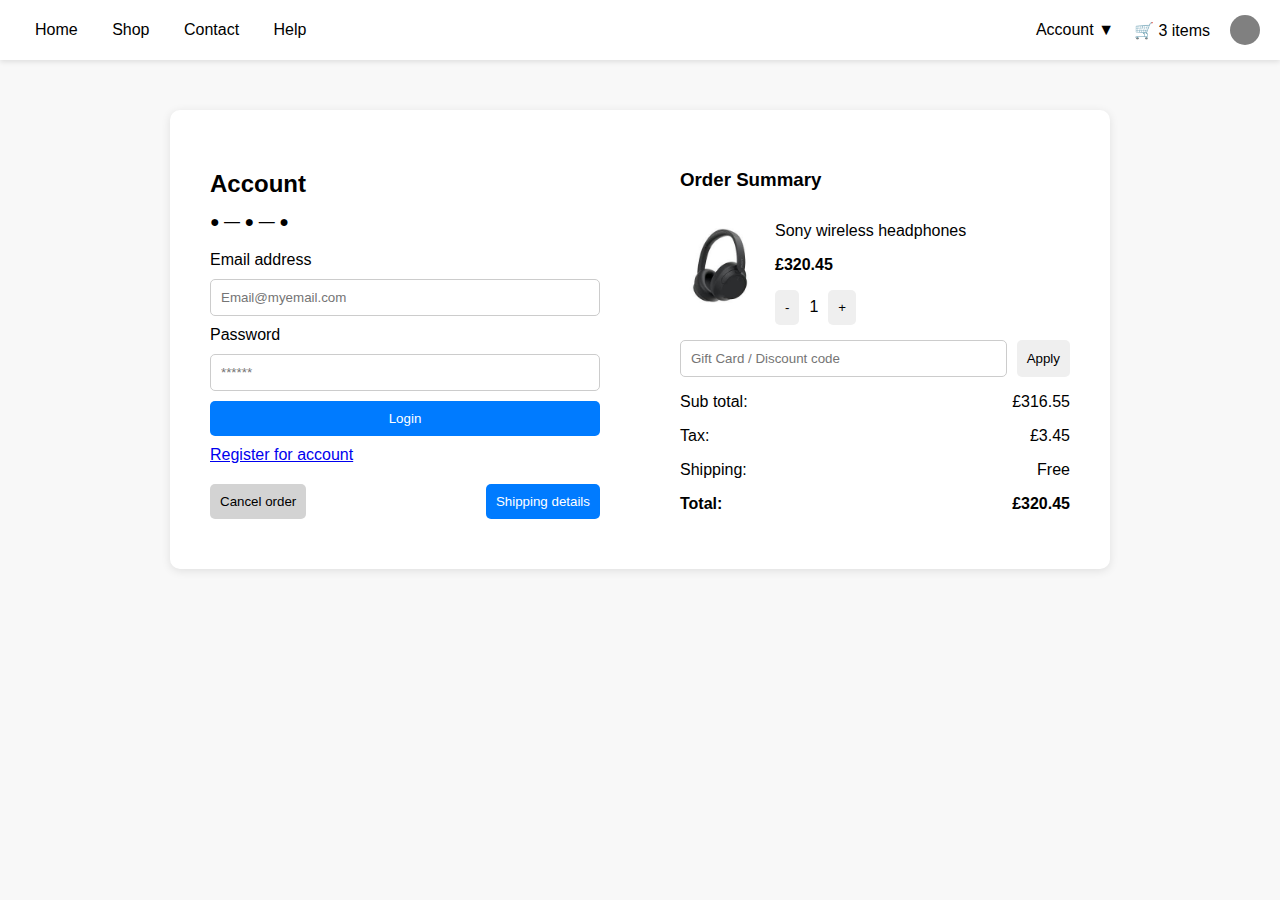
<file: Music/OneDrive/Desktop/TEACH2GIVE FEB-APRIL COHORT/index.html>
<!DOCTYPE html>
<html lang="en">

<head>
    <meta charset="UTF-8">
    <meta name="viewport" content="width=device-width, initial-scale=1.0">
    <title>Document</title>
    <link rel="stylesheet" href="styles.css">
</head>

<body>
    <header>
        <nav>
            <a href="#">Home</a>
            <a href="#">Shop</a>
            <a href="#">Contact</a>
            <a href="#">Help</a>
        </nav>
        <div class="account">
            <span>Account ▼</span>
            <span>🛒 3 items</span>
            <div class="profile-icon"></div>
        </div>
    </header>
    <main>
        <div class="checkout-container">
            <div class="account-section">
                <h2>Account</h2>
                <div class="progress">
                    <span class="active">●</span> — <span>●</span> — <span>●</span>
                </div>
                <form>
                    <label>Email address</label>
                    <input type="email" placeholder="Email@myemail.com">
                    
                    <label>Password</label>
                    <input type="password" placeholder="******">
                    
                    <button class="login-btn">Login</button>
                    <a href="#">Register for account</a>
                </form>
                <div class="actions">
                    <button class="cancel-btn">Cancel order</button>
                    <button class="shipping-btn">Shipping details</button>
                </div>
            </div>

            <div class="order-summary">
                <h3>Order Summary</h3>
                <div class="product">
                    <img src="headphones.jpeg" alt="Sony Headphones">
                    <div>
                        <p>Sony wireless headphones</p>
                        <p class="price">£320.45</p>
                        <div class="quantity">
                            <button>-</button>
                            <span>1</span>
                            <button>+</button>
                        </div>
                    </div>
                </div>

                <div class="discount">
                    <input type="text" placeholder="Gift Card / Discount code">
                    <button>Apply</button>
                </div>

                <div class="totals">
                    <p>Sub total: <span>£316.55</span></p>
                    <p>Tax: <span>£3.45</span></p>
                    <p>Shipping: <span>Free</span></p>
                    <p class="total">Total: <span>£320.45</span></p>
                </div>
            </div>
        </div>
    </main>
    <footer></footer>
</body>

</html>
</file>
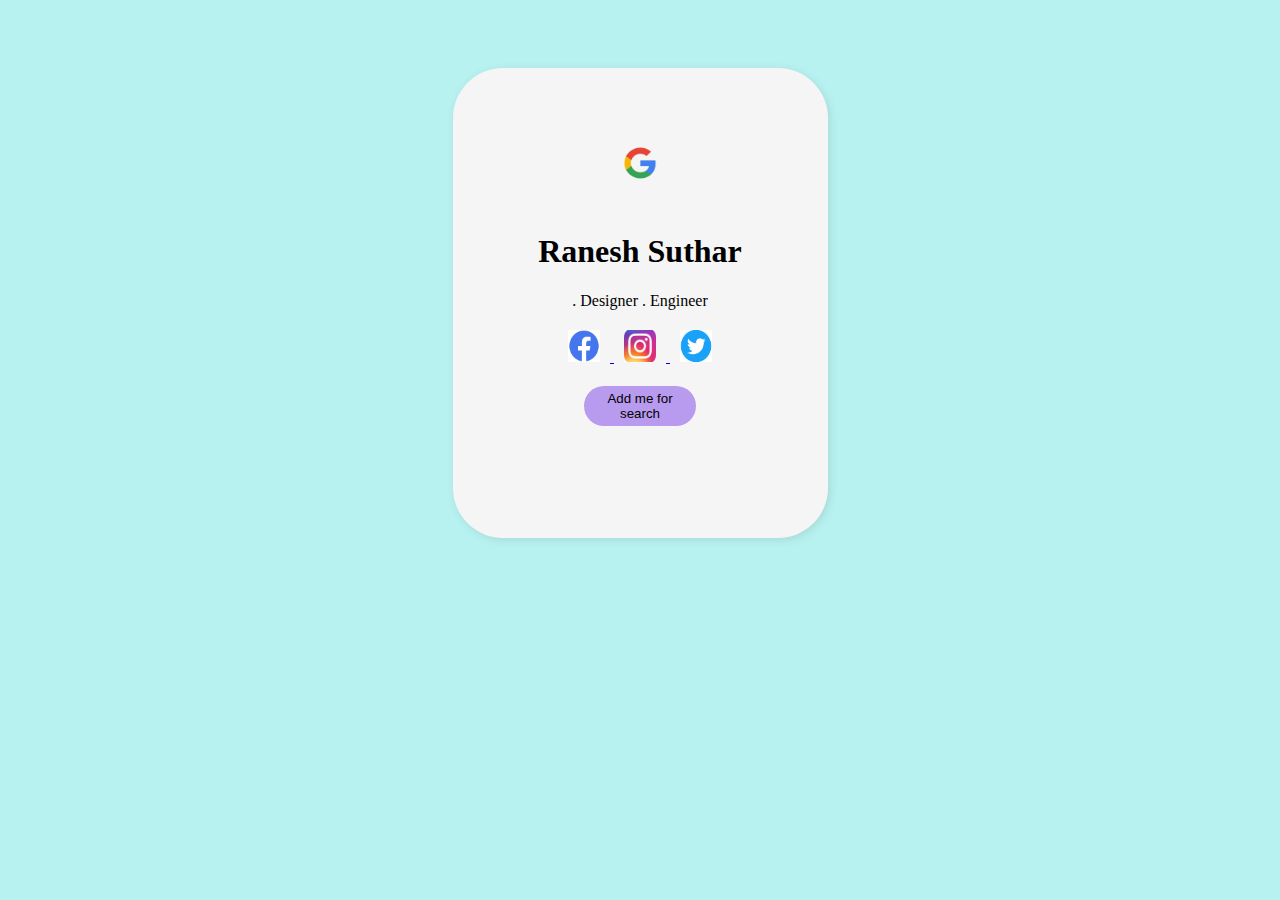
<file: Music/OneDrive/Desktop/TEACH2GIVE FEB-APRIL COHORT/css/index.html>
<!DOCTYPE html>
<html lang="en">
<head>
    <meta charset="UTF-8">
    <meta name="viewport" content="width=device-width, initial-scale=1.0">
    <title>Document</title>
    <link rel="stylesheet" href="styles.css">
</head>
<body>
    <div class="card">
        <img src="Google_Icons-09-512.png" alt="" class="img">
        <h1 class="name">
            Ranesh Suthar
        </h1>
        <p class="title">. Designer  . Engineer
        </p>
        <div class="social-icons">
            <a href="https://www.facebook.com/" target="_blank">
                <img src="facebook-icon.png" alt="" class="social-img">
            </a>
            <a href="https://www.instagram.com/" target="_blank">
                <img src="instagram-icon.jpeg" alt="" class="social-img">
            </a>
            <a href="https://www.twitter.com/" target="_blank">
                <img src="twitter-icon.png" alt="" class="social-img">
        </div>
        
        <button class="btn">Add me for search</button>
    </div>
</body>
</html>
</file>
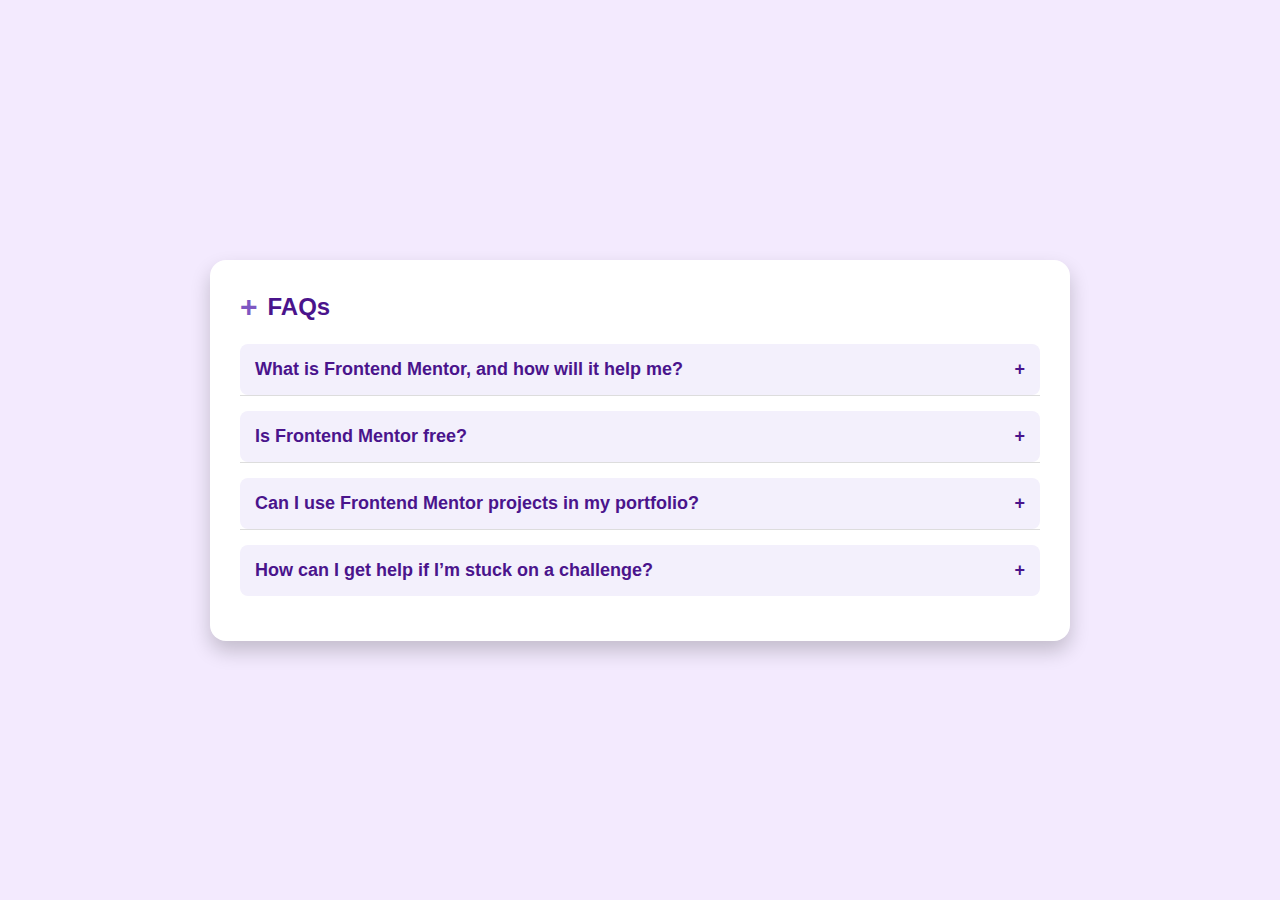
<file: FAQ Accordion.html>
<!DOCTYPE html>
<html lang="en">
<head>
    <meta charset="UTF-8">
    <meta name="viewport" content="width=device-width, initial-scale=1.0">
    <title>FAQ Accordion</title>
    <style>
        body {
            font-family: Arial, sans-serif;
            margin: 0;
            padding: 0;
            background-color: #f3eafe;
            display: flex;
            justify-content: center;
            align-items: center;
            height: 100vh;
        }

        .faq-container {
            max-width: 600px;
            background: #fff;
            border-radius: 16px;
            padding: 30px;
            box-shadow: 0 10px 20px rgba(0, 0, 0, 0.2);
            text-align: left;
        }

        .faq-header {
            font-size: 24px;
            font-weight: bold;
            margin-bottom: 20px;
            display: flex;
            align-items: center;
            color: #4a148c;
        }

        .faq-header::before {
            content: '+';
            font-size: 30px;
            margin-right: 10px;
            color: #7e57c2;
        }

        .faq-item {
            margin-bottom: 15px;
            border-bottom: 1px solid #ddd;
        }

        .faq-item:last-child {
            border-bottom: none;
        }

        .faq-question {
            display: flex;
            justify-content: space-between;
            align-items: center;
            padding: 15px;
            cursor: pointer;
            font-size: 18px;
            color: #4a148c;
            font-weight: bold;
            background-color: #f3f0fc;
            border-radius: 8px;
            transition: background-color 0.3s ease, color 0.3s ease;
        }

        .faq-question:hover, .faq-question:focus {
            background-color: #e1d8f7;
            color: #311b92;
        }

        .faq-question:focus {
            outline: 2px solid #7e57c2;
        }

        .faq-answer {
            max-height: 0;
            overflow: hidden;
            padding: 0 15px;
            color: #6a1b9a;
            font-size: 16px;
            transition: max-height 0.4s ease;
        }

        .faq-answer.visible {
            max-height: 200px;
            margin-top: 10px;
        }

        @media (min-width: 768px) {
            .faq-container {
                max-width: 800px;
            }
        }
    </style>
</head>
<body>
    <div class="faq-container" aria-label="Frequently Asked Questions">
        <div class="faq-header">FAQs</div>
        <div class="faq-item">
            <div tabindex="0" class="faq-question" aria-expanded="false">What is Frontend Mentor, and how will it help me?<span>+</span></div>
            <div class="faq-answer" aria-hidden="true">Frontend Mentor offers realistic coding challenges to help developers improve their frontend skills with projects in HTML, CSS, and JavaScript. It’s suitable for all levels and ideal for portfolio building.</div>
        </div>
        <div class="faq-item">
            <div tabindex="0" class="faq-question" aria-expanded="false">Is Frontend Mentor free?<span>+</span></div>
            <div class="faq-answer" aria-hidden="true">Yes, Frontend Mentor offers both free and premium plans to cater to developers of all levels.</div>
        </div>
        <div class="faq-item">
            <div tabindex="0" class="faq-question" aria-expanded="false">Can I use Frontend Mentor projects in my portfolio?<span>+</span></div>
            <div class="faq-answer" aria-hidden="true">Yes, you can use Frontend Mentor projects in your portfolio to showcase your coding skills.</div>
        </div>
        <div class="faq-item">
            <div tabindex="0" class="faq-question" aria-expanded="false">How can I get help if I’m stuck on a challenge?<span>+</span></div>
            <div class="faq-answer" aria-hidden="true">You can get help by joining the Frontend Mentor community forum or connecting with developers on social platforms.</div>
        </div>
    </div>

    <script>
        document.querySelectorAll('.faq-question').forEach(question => {
            question.addEventListener('click', toggleFAQ);
            question.addEventListener('keydown', event => {
                if (event.key === 'Enter' || event.key === ' ') {
                    event.preventDefault();
                    toggleFAQ.call(question);
                }
            });

            function toggleFAQ() {
                const currentAnswer = this.nextElementSibling;
                const isExpanded = this.getAttribute('aria-expanded') === 'true';

                document.querySelectorAll('.faq-answer').forEach(answer => {
                    answer.classList.remove('visible');
                    answer.previousElementSibling.setAttribute('aria-expanded', 'false');
                });

                if (!isExpanded) {
                    currentAnswer.classList.add('visible');
                    this.setAttribute('aria-expanded', 'true');
                } else {
                    currentAnswer.classList.remove('visible');
                    this.setAttribute('aria-expanded', 'false');
                }
            }
        });
    </script>
</body>
</html>
</file>
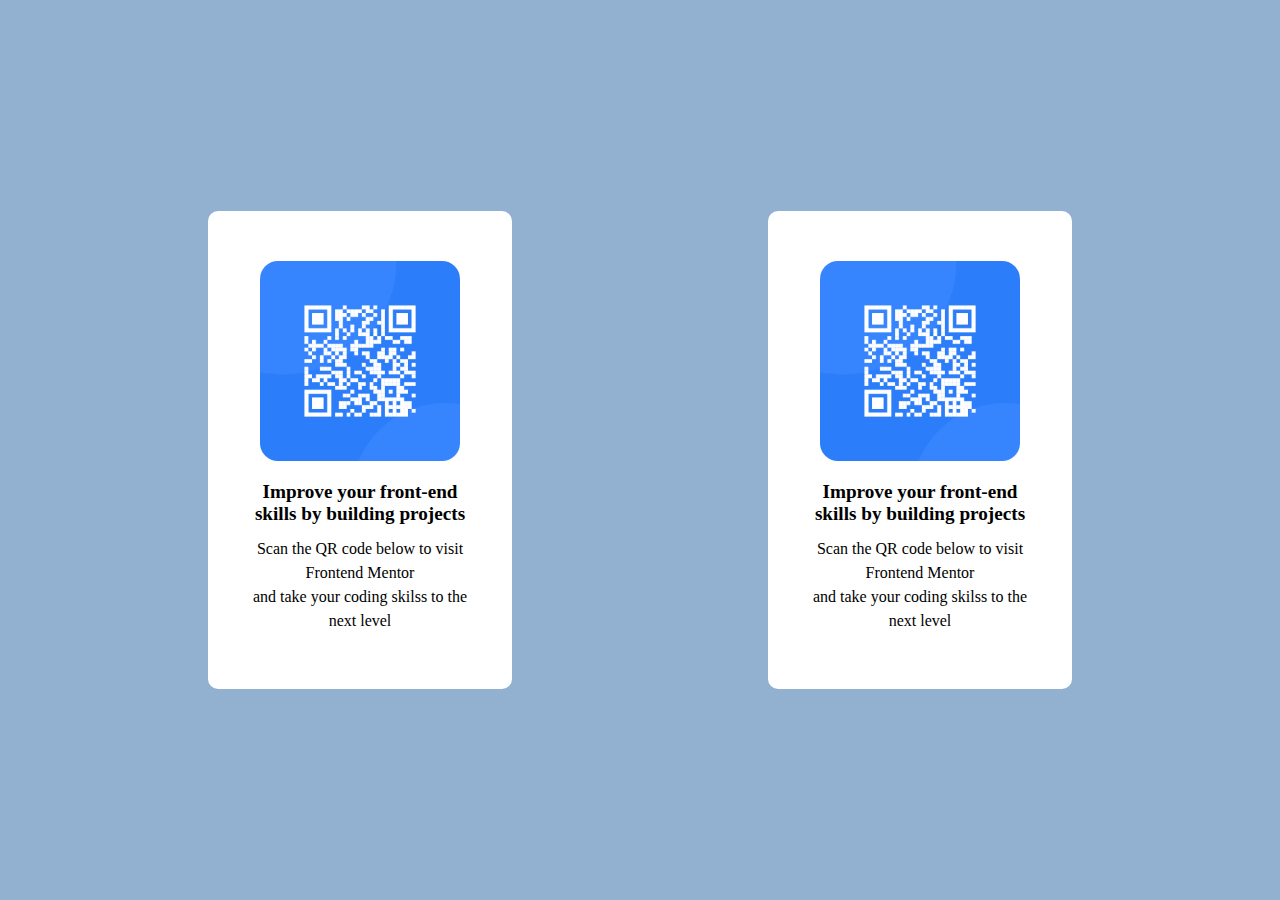
<file: Music/OneDrive/Desktop/TEACH2GIVE FEB-APRIL COHORT/week 1.html>
<!DOCTYPE html>
<html lang="en">

<head>
    <meta charset="UTF-8">
    <meta name="viewport" content="width=device-width, initial-scale=1.0">
    <title>qr code component</title>
</head>
<style>
    body {
      background-color: rgb(146, 177, 208);
      display: flex;
      justify-content: center;
      align-items: center;
      min-height: 100vh;
      margin: 0;
    }

    .card {
      background-color: white;
      width: 40%;
      max-width: 400px;
      border-radius: 10px;
      padding: 40px;
      margin: 40px;
      text-align: center;
    }

    .card img {
      width: 200px;      
      height: auto;       
      border-radius: 18px;
      margin: 10px auto;
      display: block;
    }

    .card-title {
      font-size: 1.2rem;
      margin-top: 20px;
    }

    .card-text {
      font-size: 1rem;
      margin-top: 10px;
      line-height: 1.5;
    }
</style>

<body>

    <section class="container-fluid ">
<center>
        <div class="card">
            <div class="card-body">

                <img src="image-qr-code.png" alt="" srcset="">
                
                <h1 class="card-title"> Improve your front-end skills by building projects</h1>

          
              <p class ="card-text">Scan the QR code below to visit Frontend Mentor <br> and take your coding skilss to the <br> next level</p>
           

            </div>

        </div>
    </center>

    </section>
</body>

</html>

<!DOCTYPE html>
<html lang="en">

<head>
    <meta charset="UTF-8">
    <meta name="viewport" content="width=device-width, initial-scale=1.0">
    <title>qr code component</title>
</head>
<style>
    body {
      background-color: rgb(146, 177, 208);
      display: flex;
      justify-content: center;
      align-items: center;
      min-height: 100vh;
      margin: 0;
    }

    .card {
      background-color: white;
      width: 40%;
      max-width: 400px;
      border-radius: 10px;
      padding: 40px;
      margin: 40px;
      text-align: center;
    }

    .card img {
      width: 200px;      
      height: auto;       
      border-radius: 18px;
      margin: 10px auto;
      display: block;
    }

    .card-title {
      font-size: 1.2rem;
      margin-top: 20px;
    }

    .card-text {
      font-size: 1rem;
      margin-top: 10px;
      line-height: 1.5;
    }
</style>

<body>

    <section class="container-fluid ">
<center>
        <div class="card">
            <div class="card-body">

                <img src="image-qr-code.png" alt="" srcset="">
                
                <h1 class="card-title"> Improve your front-end skills by building projects</h1>

          
              <p class ="card-text">Scan the QR code below to visit Frontend Mentor <br> and take your coding skilss to the <br> next level</p>
           

            </div>

        </div>
    </center>

    </section>
    
</body>

</html>
</file>
<file: Music/OneDrive/Desktop/TEACH2GIVE FEB-APRIL COHORT/styles.css>
body {
    font-family: Arial, sans-serif;
    margin: 0;
    padding: 0;
    background-color: #f8f8f8;
}

header {
    display: flex;
    justify-content: space-between;
    padding: 15px 20px;
    background-color: white;
    align-items: center;
    box-shadow: 0px 2px 5px rgba(0, 0, 0, 0.1);
}

nav a {
    margin: 0 15px;
    text-decoration: none;
    color: black;
}

.account {
    display: flex;
    align-items: center;
    gap: 20px;
}

.profile-icon {
    width: 30px;
    height: 30px;
    background-color: gray;
    border-radius: 50%;
}

.checkout-container {
    display: grid;
    grid-template-columns: 1fr 1fr;
    gap: 40px;
    max-width: 900px;
    margin: 50px auto;
    background: white;
    padding: 20px;
    border-radius: 10px;
    box-shadow: 0px 2px 10px rgba(0, 0, 0, 0.1);
}

.account-section, .order-summary {
    background: white;
    padding: 20px;
}

h2, h3 {
    margin-bottom: 15px;
}

.progress {
    margin-bottom: 20px;
}

.progress span.active {
    color: black;
}

form {
    display: flex;
    flex-direction: column;
    gap: 10px;
}

input {
    padding: 10px;
    border: 1px solid #ccc;
    border-radius: 5px;
}

button {
    padding: 10px;
    border: none;
    border-radius: 5px;
    cursor: pointer;
}

.login-btn {
    background-color: #007bff;
    color: white;
}

.actions {
    display: flex;
    justify-content: space-between;
    margin-top: 20px;
}

.cancel-btn {
    background-color: lightgray;
}

.shipping-btn {
    background-color: #007bff;
    color: white;
}

.order-summary img {
    width: 80px;
    border-radius: 10px;
}

.product {
    display: flex;
    align-items: center;
    gap: 15px;
}

.price {
    font-weight: bold;
}

.quantity {
    display: flex;
    align-items: center;
    gap: 10px;
}

.discount {
    display: flex;
    gap: 10px;
    margin: 15px 0;
}

.discount input {
    flex: 1;
}

.totals p {
    display: flex;
    justify-content: space-between;
}

.total {
    font-weight: bold;
}
</file>
<file: Music/OneDrive/Desktop/TEACH2GIVE FEB-APRIL COHORT/css/styles.css>
body{
    background:rgb(184, 242, 240);
    text-align: center;
    font-family: 'Times New Roman', Times, serif;
}
.card{
    background: whitesmoke;
    border-radius: 50px;
    display: inline-block;
    height: 470px;
    width: 375px;
    margin-top: 60px;
    margin-bottom: 60px;
    padding: 90;
    box-shadow:  2px 2px 10px rgba(0, 0, 0, 0.1);
}
.social-icons {
    margin-top: 20px;
}

.social-img {
    width: 32px;  /* Adjust size */
    height: 32px;
    margin: 0 10px;
}

.img{
    border-radius: 100%;
    margin-top: 50px;
    width: 52px;
    height: 50px;
    padding: 20px;
}
.btn{
    background: rgb(184, 154, 238);
    outline: none;
    margin-top: 20px;
    border: none;
    height: 40px;
    width: 30%;
    border-radius: 25px;
}
</file>
